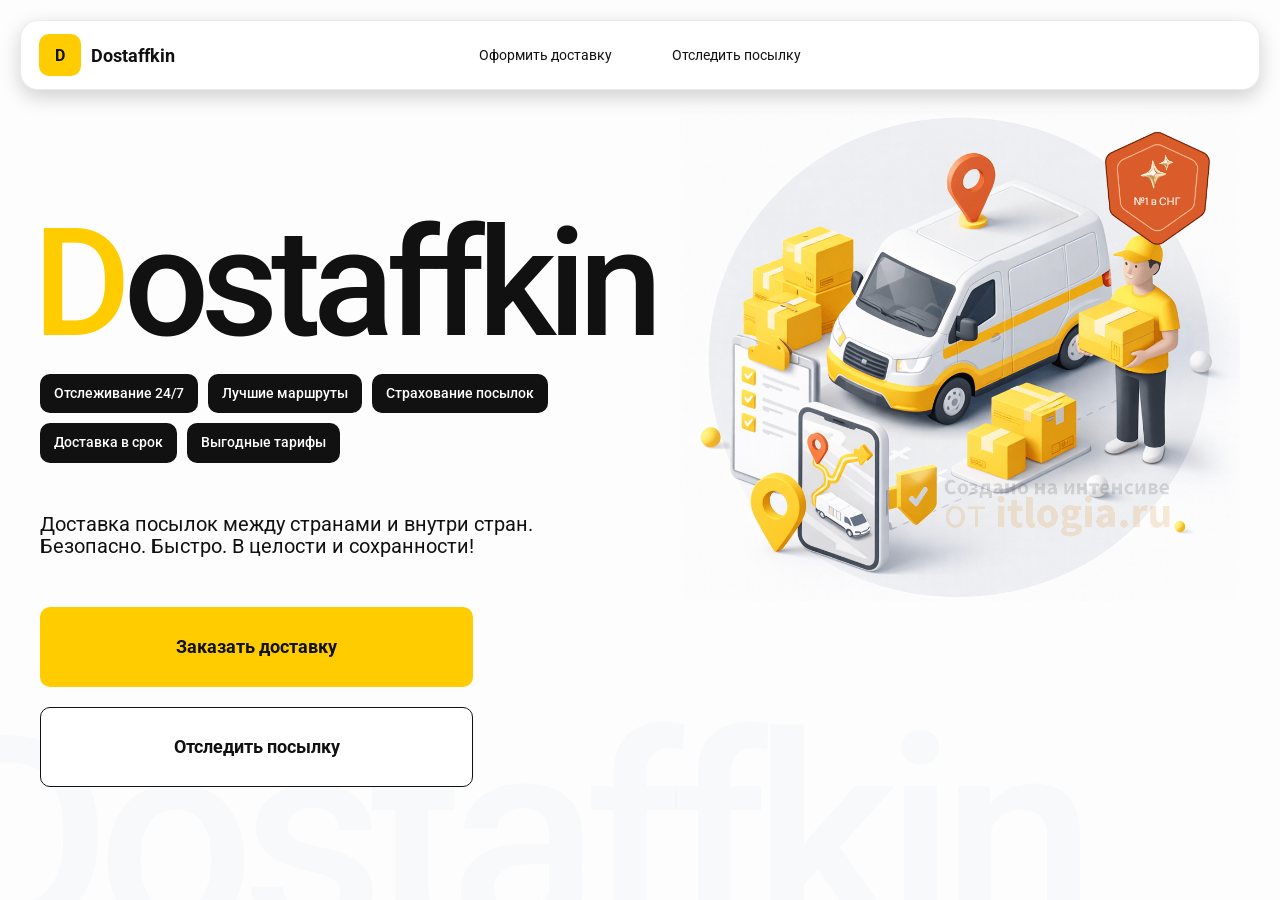
<file: index.html>
<!doctype html>
<html lang="ru">

<head>
    <meta charset="utf-8" />
    <meta name="viewport" content="width=device-width,initial-scale=1,maximum-scale=1,user-scalable=0" />
    <title>Dostaffkin — Доставка посылок между странами и внутри стран. Безопасно. Быстро. В целости и сохранности!
    </title>
    <link rel="stylesheet" href="styles/base.css" />
    <link rel="stylesheet" href="styles/base_adaptive.css" />
    <link rel="stylesheet" href="styles/index.css" />
    <link rel="stylesheet" href="styles/index_adaptive.css" />
</head>

<body>
    <div class="container">
        <header class="header">
            <a class="header-brand" href="#">
                <div class="header-logo">D</div>
                <div class="header-title">Dostaffkin</div>
            </a>
            <nav class="header-menu">
                <a class="header-link" href="order.html">Оформить <span>доставку</span></a>
                <a class="header-link" href="track.html">Отследить <span>посылку</span></a>
            </nav>
        </header>
        <main class="main">
            <section class="main-info">

                <div class="main-title">
                    <span>D</span>ostaffkin
                </div>
                <div class="main-features">
                    <div class="main-feature">Отслеживание 24/7</div>
                    <div class="main-feature">Лучшие маршруты</div>
                    <div class="main-feature">Страхование посылок</div>
                    <div class="main-feature">Доставка в срок</div>
                    <div class="main-feature">Выгодные тарифы</div>
                </div>
                <div class="main-description">
                    Доставка посылок между странами и внутри стран.
                    Безопасно. Быстро. В целости и сохранности!
                </div>
                <div class="main-actions">
                    <a class="button" type="button" href="./order.html">Заказать доставку</a>
                    <a class="button button-white" type="button" href="./track.html">Отследить посылку</a>
                </div>
            </section>
            <div class="main-title-ghost">Dostaffkin</div>
            <section class="main-image">
                <img src="images/main-image.png" alt="Main image" />
            </section>

        </main>

    </div>
    <script src="scripts/opder.js"></script>
</body>

</html>
</file>
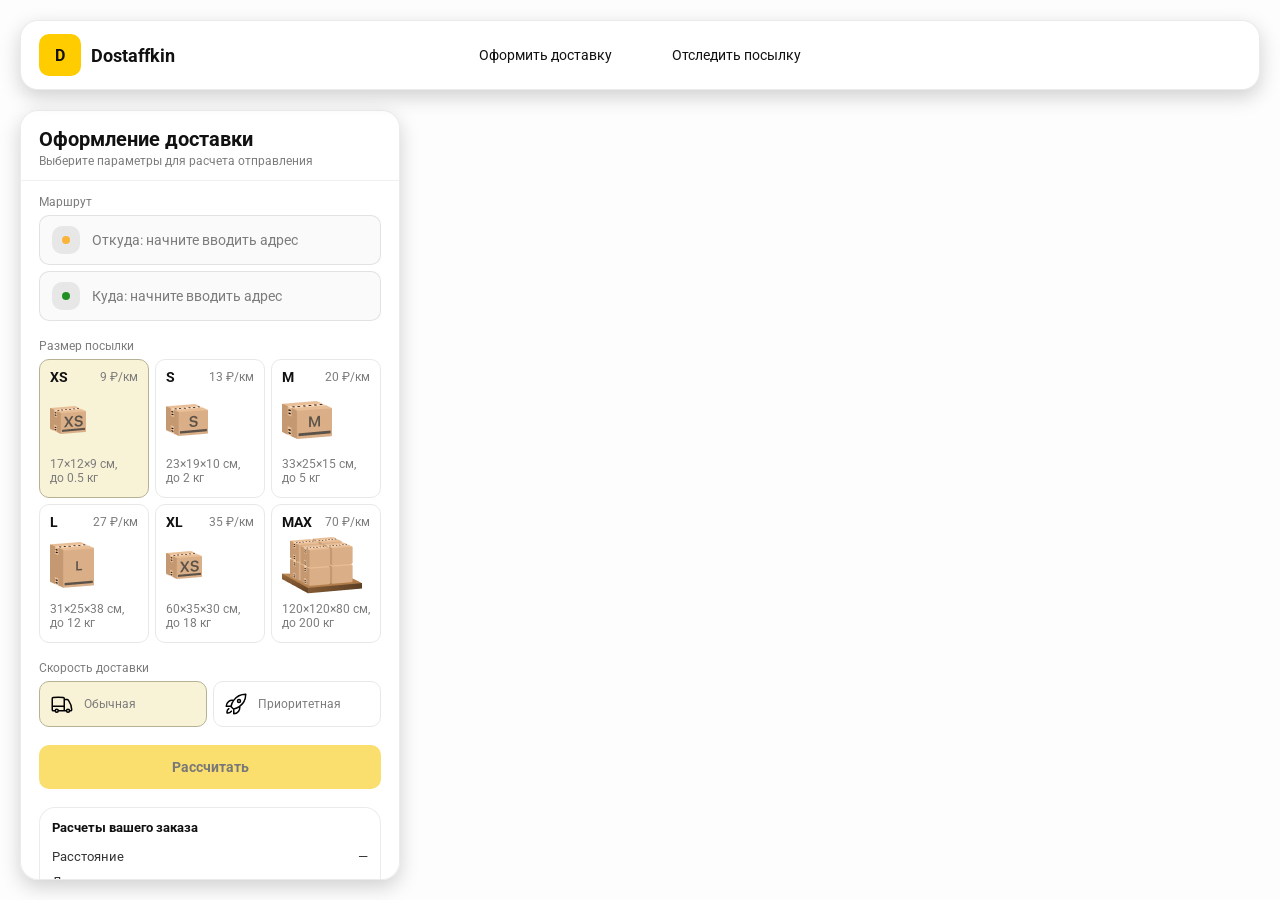
<file: order.html>
<!doctype html>
<html lang="ru">

<head>
    <meta charset="utf-8" />
    <meta name="viewport" content="width=device-width,initial-scale=1,maximum-scale=1,user-scalable=0" />
    <title>Оформление доставки</title>

    <link rel="stylesheet" href="styles/base.css" />
    <link rel="stylesheet" href="styles/base_adaptive.css" />

    <link rel="stylesheet" href="styles/order.css" />
    <link rel="stylesheet" href="styles/order_adaptive.css" />
    <script src="https://api-maps.yandex.ru/2.1/?lang=ru_RU&apikey=5700baed-db39-4a07-bbf8-b14170dfa727&suggest_apikey=41bac97f-b2bc-4ab2-bfc5-aec628b4d74f" type="text/javascript"></script>
</head>

<body>
    <!--  Key #1
5700baed-db39-4a07-bbf8-b14170dfa727 

Key #2
41bac97f-b2bc-4ab2-bfc5-aec628b4d74f
-->
    <div id="map"></div>
    <header class="header">
        <a class="header-brand" href="index.html">
            <div class="header-logo">D</div>
            <div class="header-title">Dostaffkin</div>
        </a>
        <nav class="header-menu">
            <a class="header-link" href="#">Оформить <span>доставку</span></a>
            <a class="header-link" href="track.html">Отследить <span>посылку</span></a>
        </nav>
    </header>
    <aside class="main" id="sidebar">

        <div class="main-header">
            <div class="main-title">Оформление доставки</div>
            <div class="main-text">Выберите параметры для расчета отправления</div>
        </div>
        <div class="main-content">
            <div class="main-route">
                <div class="main-block-title">Маршрут</div>
                <div class="main-fields">
                    <div class="main-field" id="fromField">
                        <div class="main-pin"></div>
                        <input id="from" placeholder="Откуда: начните вводить адрес" autocomplete="off" />
                        <div class="main-ac" id="fromAc" role="listbox" aria-label="Подсказки адресов"></div>
                    </div>

                    <div class="main-field" id="toField">
                        <div class="main-pin"></div>
                        <input id="to" placeholder="Куда: начните вводить адрес" autocomplete="off" />
                        <div class="main-ac" id="toAc" role="listbox" aria-label="Подсказки адресов"></div>
                    </div>
                </div>
            </div>
            <div class="main-package">
                <div class="main-block-title">Размер посылки</div>

                <div class="main-sizes">
                    <div class="main-size-card is-active" data-value="xs">
                        <div class="main-size-top">
                            <div class="main-size-label">XS</div>
                            <div class="main-size-rate">9 ₽/км</div>
                        </div>
                        <div class="main-size-media">
                            <img src="images/sizes/xs.png" alt="Короб XS" />
                        </div>
                        <div class="main-size-description">17×12×9 см,<br>до 0.5 кг</div>
                    </div>

                    <div class="main-size-card" data-value="s">
                        <div class="main-size-top">
                            <div class="main-size-label">S</div>
                            <div class="main-size-rate">13 ₽/км</div>
                        </div>
                        <div class="main-size-media">
                            <img src="images/sizes/s.png" alt="Короб S" />
                        </div>
                        <div class="main-size-description">23×19×10 см,<br>до 2 кг</div>
                    </div>

                    <div class="main-size-card" data-value="m">
                        <div class="main-size-top">
                            <div class="main-size-label">M</div>
                            <div class="main-size-rate">20 ₽/км</div>
                        </div>
                        <div class="main-size-media">
                            <img src="images/sizes/m.png" alt="Короб M" />
                        </div>
                        <div class="main-size-description">33×25×15 см,<br>до 5 кг</div>
                    </div>

                    <div class="main-size-card" data-value="l">
                        <div class="main-size-top">
                            <div class="main-size-label">L</div>
                            <div class="main-size-rate">27 ₽/км</div>
                        </div>
                        <div class="main-size-media">
                            <img src="images/sizes/l.png" alt="Короб L" />
                        </div>
                        <div class="main-size-description">31×25×38 см,<br>до 12 кг</div>
                    </div>

                    <div class="main-size-card" data-value="xl">
                        <div class="main-size-top">
                            <div class="main-size-label">XL</div>
                            <div class="main-size-rate">35 ₽/км</div>
                        </div>
                        <div class="main-size-media">
                            <img src="images/sizes/xl.png" alt="Короб XL" />
                        </div>
                        <div class="main-size-description">60×35×30 см,<br>до 18 кг</div>
                    </div>

                    <div class="main-size-card" data-value="max">
                        <div class="main-size-top">
                            <div class="main-size-label">MAX</div>
                            <div class="main-size-rate">70 ₽/км</div>
                        </div>
                        <div class="main-size-media main-size-media-palleta">
                            <img src="images/sizes/max.png" alt="Паллета" />
                        </div>
                        <div class="main-size-description">120×120×80 см,<br>до 200 кг</div>
                    </div>
                </div>
            </div>

            <div class="main-speed">
                <div class="main-block-title">Скорость доставки</div>

                <div class="main-speeds">
                    <div class="main-speed-card is-active" data-value="regular">
                        <img class="main-speed-media" src="images/icons/regular.svg" alt="Regular" />
                        <div class="main-speed-description">Обычная</div>
                    </div>
                    <div class="main-speed-card" data-value="fast">
                        <img class="main-speed-media" src="images/icons/fast.svg" alt="Fast" />
                        <div class="main-speed-description">Приоритетная</div>
                    </div>

                </div>
            </div>

            <div class="main-calculate-block">
                <button id="calc" class="button calculate-button" type="button" disabled>Рассчитать</button>
            </div>
            <div class="main-result" id="result">
                <div class="main-result-title">Расчеты вашего заказа</div>
                <div class="main-result-lines">
                    <div class="main-result-line"><span>Расстояние</span><span id="distanceValue">—</span></div>
                    <div class="main-result-line"><span>Доставим через</span><span id="durationValue">—</span></div>
                    <div class="main-result-line"><span>Тариф</span><span id="rateValue">—</span></div>
                </div>
                <div class="main-price">
                    <div class="main-price-label">Итого</div>
                    <div class="main-price-value" id="totalValue">—</div>
                </div>
            </div>
            <div class="main-order-box">
                <div class="main-order-form" id="orderForm">
                    <div class="main-order-title">Оформление доставки</div>
                    <div class="main-block-info-row">
                        <div class="main-block-title">Контакты</div>
                        <div class="order-fields">
                            <div class="main-field">
                                <input id="customerName" placeholder="Ваше имя" autocomplete="off" />
                            </div>
                            <div class="main-field">
                                <input id="customerPhone" placeholder="Ваш телефон" autocomplete="off"
                                    inputmode="tel" />
                            </div>
                        </div>
                    </div>
                    <div class="main-block-info-row extra-info">
                        <div class="main-block-title">Дополнительная информация</div>
                        <div class="main-field textarea">
                            <textarea id="comment" placeholder="Детали доставки и комментарии"></textarea>
                        </div>
                    </div>
                    <button id="submit" class="button main-submit-request" type="button" disabled>Отправить
                        заявку
                    </button>
                </div>

                <div class="main-order-success" id="orderSuccess">
                    <div class="main-success-icon">✓</div>
                    <div class="main-success-title">Заявка отправлена!</div>
                    <div class="main-success-title">Номер отправления – <span id="orderId"></span></div>
                    <div class="main-success-subtitle">Мы скоро свяжемся с вами</div>
                </div>
            </div>



        </div>

    </aside>
    <script src="scripts/opder.js"></script>
</body>

</html>
</file>
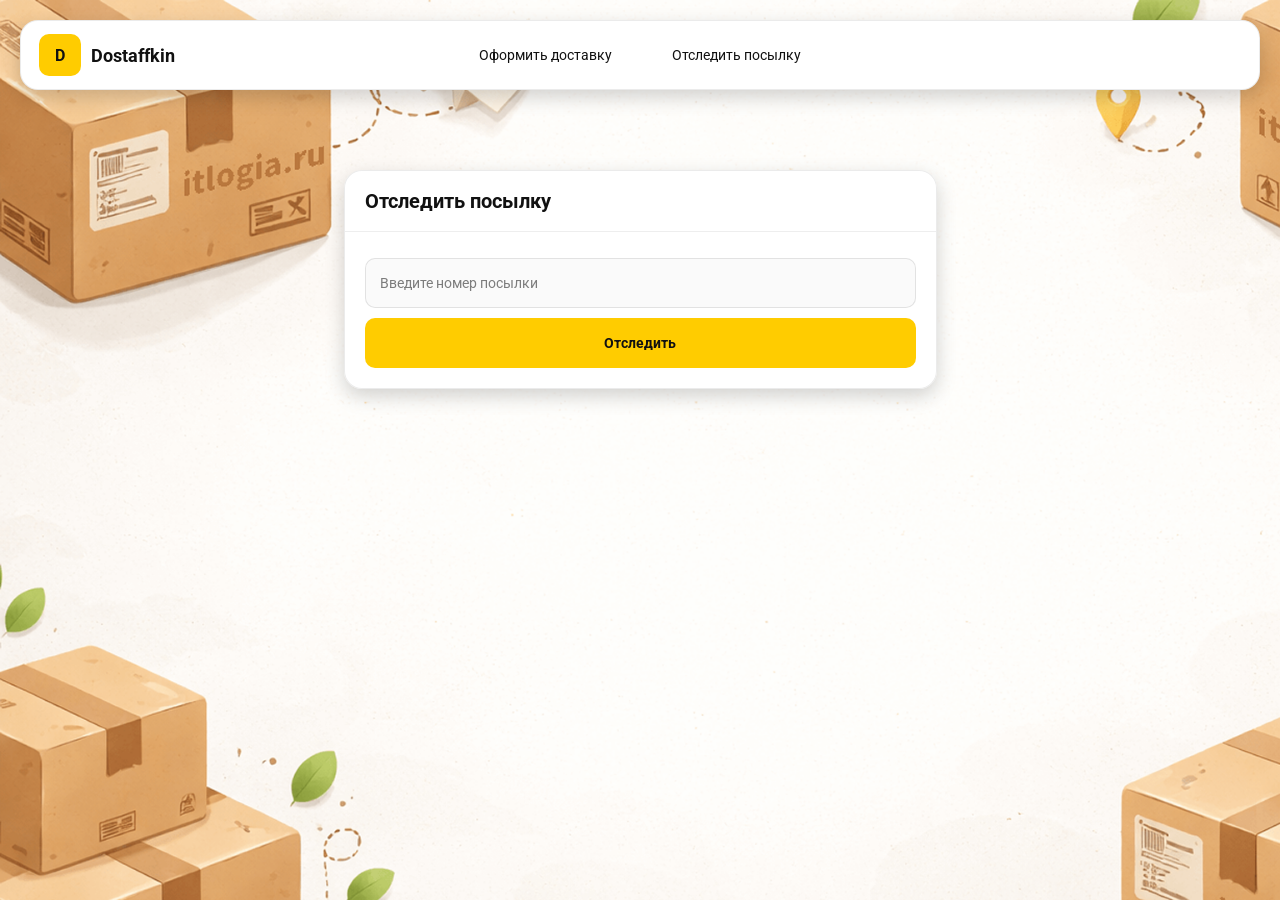
<file: track.html>
<!doctype html>
<html lang="ru">

<head>
    <meta charset="utf-8" />
    <meta name="viewport" content="width=device-width,initial-scale=1,maximum-scale=1,user-scalable=0" />
    <title>Отследить посылку</title>
    <link rel="stylesheet" href="styles/base.css" />
    <link rel="stylesheet" href="styles/base_adaptive.css" />

    <link rel="stylesheet" href="styles/track.css" />
    <link rel="stylesheet" href="styles/track_adaptive.css" />
</head>

<body>
    <div class="container">
        <header class="header">
            <a class="header-brand" href="index.html">
                <div class="header-logo">D</div>
                <div class="header-title">Dostaffkin</div>
            </a>
            <nav class="header-menu">
                <a class="header-link" href="order.html">Оформить <span>доставку</span></a>
                <a class="header-link" href="#">Отследить <span>посылку</span></a>
            </nav>
        </header>
        <main class="track-content">
            <section class="track-card track-search">
                <div class="track-title">Отследить посылку</div>
                <div class="track-action">
                    <div class="main-field track-field">
                        <input id="trackNumber" placeholder="Введите номер посылки" autocomplete="off" />
                    </div>
                    <button id="trackButton" class="button track-button" type="button">Отследить</button>
                </div>
            </section>
            <section class="track-card track-result" id="trackResult">
                <div class="track-result-header">
                    <div class="track-id" id="trackIdValue"></div>
                    <div class="track-routes">
                        <div class="track-route">
                            <div class="track-route-pin">
                                <svg xmlns="http://www.w3.org/2000/svg" fill="none" viewBox="0 0 24 24"
                                    stroke-width="1.5" stroke="orange" class="size-6">
                                    <path stroke-linecap="round" stroke-linejoin="round"
                                        d="M15 10.5a3 3 0 1 1-6 0 3 3 0 0 1 6 0Z" />
                                    <path stroke-linecap="round" stroke-linejoin="round"
                                        d="M19.5 10.5c0 7.142-7.5 11.25-7.5 11.25S4.5 17.642 4.5 10.5a7.5 7.5 0 1 1 15 0Z" />
                                </svg>
                            </div>
                            <div class="track-route-address" id="trackFromValue">
                                Откуда: Москва, улица Арбат, 1
                            </div>
                        </div>
                        <div class="track-route track-route-arrow">
                            <svg xmlns="http://www.w3.org/2000/svg" fill="none" viewBox="0 0 24 24" stroke-width="1.5"
                                stroke="currentColor" class="size-6">
                                <path stroke-linecap="round" stroke-linejoin="round"
                                    d="M19.5 13.5 12 21m0 0-7.5-7.5M12 21V3" />
                            </svg>
                        </div>
                        <div class="track-route">
                            <div class="track-route-pin">
                                <svg xmlns="http://www.w3.org/2000/svg" fill="none" viewBox="0 0 24 24"
                                    stroke-width="1.5" stroke="green" class="size-6">
                                    <path stroke-linecap="round" stroke-linejoin="round"
                                        d="M15 10.5a3 3 0 1 1-6 0 3 3 0 0 1 6 0Z" />
                                    <path stroke-linecap="round" stroke-linejoin="round"
                                        d="M19.5 10.5c0 7.142-7.5 11.25-7.5 11.25S4.5 17.642 4.5 10.5a7.5 7.5 0 1 1 15 0Z" />
                                </svg>
                            </div>
                            <div class="track-route-address" id="trackToValue">
                                Куда: Минск, проспект Независимости, 58
                            </div>
                        </div>
                    </div>
                </div>
                <div class="track-info">
                    <div class="track-status-title">Статус данной посылки:</div>
                    <div class="track-status-list" id="trackStatusList">


                    </div>
                </div>
            </section>


        </main>
    </div>
        <script src="scripts/track.js"></script>
</body>

</html>
</file>
<file: styles/base.css>
*, *::before, *::after {
    box-sizing: border-box;
}
html, body {
    margin: 0;
    color: #111111;
    font-family: "Roboto", sans-serif;
}

body {
    background: #FDFDFD;
}

@font-face {
    font-family: "Roboto";
    src: url("../fonts/Roboto-Regular.ttf");
    font-weight: normal;
}

@font-face {
    font-family: "Roboto";
    src: url("../fonts/Roboto-Bold.ttf");
    font-weight: bold;
}

@font-face {
    font-family: "Roboto";
    src: url("../fonts/Roboto-Medium.ttf");
    font-weight: 500;
}

.header {
    border-radius: 18px;
    box-shadow: 0 7px 20px 0 #0000002E;
    backdrop-filter: blur(10px);
    background: #ffffff;
    left: 20px;
    border: 1px solid rgba(0, 0, 0, 0.08);
    position: fixed;
    right: 20px;
    top: 20px;
    padding: 14px 18px;
    height: 70px;
    display: flex;
    align-items: center;
    z-index: 6;
}
.header-brand {
    display: flex;
    align-items: center;
    text-decoration: none;
    gap: 10px;
}

.header-logo {
    width: 42px;
    height: 42px;
    border-radius: 10px;
    background: #FFCC00;
    display: grid;
    place-items: center;
    font-weight: bold;
    color: #111;
}

.header-title {
    font-size: 18px;
    font-weight: bold;
    color: #111111;
    text-decoration: none;
}
.header-menu {
    display: flex;
    align-items: center;
    gap: 60px;
    margin: 0;
    position: absolute;
    left: 50%;
    transform: translateX(-50%);
}

.header-link {
    font-size: 14px;
    color: #111111;
    text-decoration: none;
}
.button {
    border: 0;
    outline: none;
    height: 44px;
    border-radius: 10px;
    font-size: 14px;
    font-weight: bold;
    cursor: pointer;
    font-family: inherit;
    transition: transform .08s ease, opacity .12s ease;
    background: #ffcc00;
    color: #111111;
    text-align: center;
    text-decoration: none;
}

.button:hover {
    background-color: #E5BC19;
}

.button:disabled {
    cursor: not-allowed;
    background-color: #FADE6E;
    color: #787878;
    transform: none;
}

.button.button-white {
    background: #ffffff;
    border: 1px solid #111111;
}

.button.button-white:hover {
    background: rgb(241 241 241);
}

.main-field {
    display: flex;
    align-items: center;
    margin-top: 6px;
    gap: 10px;
    border: 1px solid #1111111A;
    background: #FAFAFA;
    border-radius: 10px;
    padding: 10px 12px;
    position: relative;
    box-sizing: border-box;
    height: 50px;
}

.main-field.textarea {
    height: auto;
}

.main-pin {
    width: 28px;
    height: 28px;
    border-radius: 10px;
    background: rgba(17, 17, 17, 0.08);
    display: grid;
    place-items: center;
    flex: 0 0 auto;
    position: relative;
}

.main-pin::before {
    content: "";
    width: 8px;
    height: 8px;
    border-radius: 999px;
    background: orange;
    opacity: .75;
    display: block;
}

.main-field:last-child .main-pin::before {
    background: green;
    opacity: .85;
}

input, textarea {
    width: 100%;
    border: 0;
    outline: none;
    background: transparent;
    font-size: 14px;
    color: #111111;
    font-family: inherit;
}

textarea {
    resize: vertical;
    min-height: 72px;
    padding: 2px 0;
}

input::placeholder, textarea::placeholder {
    color: #7C7C7C;
}

.main-field:focus-within {
    border-color: rgba(0, 0, 0, 0.20);
    box-shadow: 0 0 0 4px rgba(255, 204, 0, 0.35);
    background: rgba(255, 255, 255, 0.75);
}
</file>
<file: styles/base_adaptive.css>
@media (max-width: 767px) {
    .header {
        left: 10px;
        right: 10px;
        top: 10px;
    }

    .header-link span {
        display: none;
    }

    .header-menu {
        gap: 20px;
        justify-content: flex-start;
        margin: 0 0 0 30px;
        position: static;
        transform: none;
    }
}

@media (max-width: 420px) {
    .header-title {
        display: none;
    }
}

@media (max-width: 374px) {
    .header-menu {
        gap: 10px;
        margin: 0 0 0 10px;
    }
}
</file>
<file: styles/index.css>
.container {
    overflow: hidden;
    min-height: 100vh;
}
.main {
    padding: 111px 40px 40px;
    position: relative;
    display: flex;
}
.main-info {
    max-width: 840px;
    width: 100%;
    position: relative;
}
.main-title {
    margin-top: 98px;
    font-weight: 500;
    font-size: 200px;
    line-height: 1;
    letter-spacing: -0.05em;
    color: #111111;
    left: -15px;
    position: relative;
}

.main-title span {
    color: #ffcc00;
}
.main-features {
    margin-top: 15px;
    display: flex;
    flex-wrap: wrap;
    gap: 10px;
}

.main-feature {
    background: #111111;
    color: #ffffff;
    padding: 12px 14px;
    font-weight: 500;
    font-size: 14px;
    line-height: 1.1;
    border-radius: 10px;
}
.main-description {
    margin-top: 50px;
    max-width: 500px;
    font-size: 20px;
    line-height: 1.1;
    color: #111111;
}
.main-actions {
    margin-top: 50px;
    display: flex;
    flex-direction: column;
    gap: 20px;
}

.main-actions .button {
    height: 80px;
    width: 433px;
    font-size: 18px;
    font-weight: bold;
    place-items: center;
    display: grid;
}
.main-title-ghost {
    position: absolute;
    z-index: -1;
    left: -70px;
    bottom: -150px;
    font-weight: 500;
    font-size: 278px;
    line-height: 1;
    letter-spacing: -0.05em;
    color: #ECEDF04D;
}
.main-image {
    width: 1024px;
    top: 100px;
    z-index: -2;
}

.main-image img {
    width: 100%;
    max-width: 1024px;
    height: auto;
    display: block;
}
</file>
<file: styles/index_adaptive.css>
@media (max-width: 1760px) {
    .main-title {
        font-size: 150px;
        left: -7px;
    }

    .main-info {
        max-width: 640px;
    }
}
@media (max-width: 1200px) {
    .main-info {
        max-width: 540px;
    }

    .main {
        padding: 111px 20px 20px;
    }

    .main-title {
        font-size: 120px;
        left: -4px;
    }

    .main-title-ghost {
        font-size: 220px;
    }
}
@media (max-width: 1024px) {
    .main-title {
        margin-top: 30px;
    }

    .main {
        flex-direction: column-reverse;
    }

    .main-image {
        max-width: 350px;
        position: absolute;
        left: 370px;
        top: 370px;
    }

    .main-info {
        max-width: 100%;
    }

    .main-actions {
        gap: 10px;
    }

    .main-actions .button {
        height: 50px;
        font-size: 14px;
        width: auto;
        max-width: 300px;
    }

    .main-description {
        max-width: 350px;
    }
}
@media (max-width: 570px) {
    .main-title {
        font-size: 88px;
    }

    .main-description {
        max-width: 100%
    }

    .main-actions {
       width: 100%;
    }

    .main-actions .button {
        width: 100%;
        max-width: 100%
    }

    .main-image {
        max-width: 650px;
        position: absolute;
        left: 170px;
        top: 70px;
        opacity: 0.2;
    }
}
@media (max-width: 400px) {
    .main-title {
        font-size: 70px;
    }
}
</file>
<file: styles/order.css>
#map {
    position: fixed;
    inset: 0;
}
.main {
    border-radius: 18px;
    box-shadow: 0 7px 20px 0 #0000002E;
    backdrop-filter: blur(10px);
    background: rgba(255, 255, 255, 0.96);
    left: 20px;
    border: 1px solid rgba(0, 0, 0, 0.08);
    position: fixed;
    top: 110px;
    bottom: 20px;
    width: 380px;
    display: flex;
    flex-direction: column;
    overflow: hidden;
    z-index: 5;
}
.main-header {
    padding: 18px 18px 12px 18px;
    border-bottom: 1px solid rgba(0, 0, 0, 0.06);
    display: flex;
    flex-direction: column;
}

.main-title {
    font-size: 20px;
    line-height: 100%;
    font-weight: bold;
}

.main-text {
    font-size: 12px;
    margin-top: 5px;
    color: #7C7C7C;
}
.main-content {
    padding: 14px 18px 18px 18px;
    overflow: auto;
    scrollbar-width: none;
    display: flex;
    flex-direction: column;
    gap: 18px;
    flex: 1;
}
.main-block-title {
    font-size: 12px;
    color: #7C7C7C;
}

.main-route .main-block-title,
.main-package .main-block-title {
    margin-bottom: 6px;
}


.main-sizes {
    display: grid;
    gap: 6px;
    grid-template-columns: repeat(3, 1fr);
}

.main-size-card {
    border: 1px solid #E8E8E7;
    background: #FFFFFF;
    border-radius: 10px;
    padding: 10px;
    cursor: pointer;
    user-select: none;
    transition: transform .08s ease, border-color .12s ease, background .12s ease;
    min-height: 139px;
}

.main-size-card:hover {
    transform: translateY(-1px);
}

.main-size-card.is-active {
    background-color: #F8F2D6;
    border-color: #B7B196;
}

.main-size-top {
    display: flex;
    align-items: center;
    justify-content: space-between;
}

.main-size-label {
    font-weight: bold;
    font-size: 14px;
    color: #111111;
    line-height: 100%;
}

.main-size-rate {
    font-size: 12px;
    color: #7C7C7C;
    line-height: 100%;
}

.main-size-media {
    margin-top: 8px;
    height: 57px;
}

.main-size-description {
    margin-top: 8px;
    font-size: 12px;
    color: #7C7C7C;
    line-height: 1.2;
}
.calculate-button {
    width: 100%;
}
.main-result {
    border: 1px solid rgba(0, 0, 0, 0.08);
    background: rgba(255, 255, 255, 0.75);
    border-radius: 16px;
    padding: 12px;
    line-height: 1.25;
}

.main-result-title {
    font-weight: bold;
    font-size: 13px;
    color: #111111;
    margin-bottom: 13px;
}

.main-result-lines {
    gap: 8px;
    display: flex;
    flex-direction: column;
}

.main-result-line {
    font-size: 13px;
    color: rgba(17, 17, 17, 0.85);
    display: flex;
    justify-content: space-between;
}

.main-price {
    margin-top: 18px;
    padding-top: 10px;
    border-top: 1px dashed rgba(0, 0, 0, 0.12);
    display: flex;
    align-items: baseline;
    justify-content: space-between;
}

.main-price-label {
    font-size: 12px;
    color: rgba(17, 17, 17, 0.55);
}

.main-price-value {
    font-size: 20px;
    font-weight: bold;
    color: #111111;
    letter-spacing: -0.3px;
}
.main-order-box {
    background: #ffffff;
    border: 1px solid #E8E8E7;
    border-radius: 10px;
    padding: 12px;
}

.main-order-title {
    margin-bottom: 8px;
    font-weight: bold;
    font-size: 14px;
    color: #111111;
}

.main-block-info {
    display: flex;
    flex-direction: column;
    gap: 6px;
}

.order-fields {
    display: grid;
    grid-template-columns: 1fr 1fr;
    column-gap: 10px;
    margin-top: 6px;
}

.main-block-info-row.extra-info {
    display: block;
    margin-top: 13px;
}

.main-submit-request {
    width: 100%;
    margin-top: 6px;
}

.main-order-success {
    display: none;
    text-align: center;
    padding: 22px 12px;
    gap: 12px;
}

.main-order-success.is-visible {
    display: flex;
    flex-direction: column;
    align-items: center;
}

.main-success-icon {
    width: 56px;
    height: 56px;
    border-radius: 50%;
    background: #16a34a;
    color: #ffffff;
    display: grid;
    place-items: center;
    font-size: 30px;
}

.main-success-title {
    font-size: 14px;
    font-weight: bold;
    color: #111111;
}

.main-success-subtitle {
    font-size: 12px;
    color: rgba(17, 17, 17, 0.55);
    line-height: 1.3;
}
.main-speed .main-block-title {
    margin-bottom: 6px;
}

.main-speeds {
    display: grid;
    gap: 6px;
    grid-template-columns: repeat(2, 1fr);
}

.main-speed-card {
    border: 1px solid #E8E8E7;
    background: #FFFFFF;
    border-radius: 10px;
    padding: 10px;
    cursor: pointer;
    user-select: none;
    transition: transform .08s ease, border-color .12s ease, background .12s ease;
    display: flex;
    align-items: center;
    gap: 10px;
}

.main-speed-card:hover {
    transform: translateY(-1px);
}

.main-speed-card.is-active {
    background-color: #F8F2D6;
    border-color: #B7B196;
}

.main-speed-description {
    font-size: 12px;
    color: #7C7C7C;
    line-height: 1.2;
}
</file>
<file: styles/order_adaptive.css>
@media (max-width: 767px) {
    .main {
        left: 10px;
        right: 10px;
        top: 50%;
        bottom: 12px;
        width: auto;
        max-width: none;
    }
}

@media (max-width: 420px) {
    .main-sizes {
        grid-template-columns: repeat(2, 1fr);
    }
}
</file>
<file: styles/track.css>
.container {
    background: #F4F4F4 url("../images/track-bg.png");
    background-size: cover;
    min-height: 100vh;
    padding: 170px 0 50px 0;
}
.track-content {
    width: 593px;
    margin: 0 auto;
}
.track-card {
    width: 100%;
    border-radius: 18px;
    box-shadow: 0 7px 20px 0 #0000002E;
    backdrop-filter: blur(10px);
    background: rgba(255, 255, 255, 0.96);
    border: 1px solid rgba(0, 0, 0, 0.08);
}

.track-title {
    font-size: 20px;
    line-height: 100%;
    font-weight: bold;
    border-bottom: 1px solid #EEEEEE;
    padding: 20px;
}

.track-action {
    padding: 20px;
}

.track-button {
    width: 100%;
    height: 50px;
}

.track-field {
    margin-bottom: 10px;
}

.track-result {
    margin-top: 5px;
    display: none;
}

.track-result.is-visible {
    display: block;
}

.track-result-header {
    font-weight: bold;
    font-size: 14px;
    color: #111111;
    padding: 20px;
    border-bottom: 1px solid #EEEEEE;
}

.track-id {
    margin-bottom: 12px;
    font-size: 20px;
}

.track-routes {
    display: flex;
    flex-direction: column;
    gap: 10px;
    font-weight: normal;
}

.track-route {
    display: flex;
    align-items: center;
    gap: 10px;
}

.track-route-pin {
    width: 24px;
    height: 24px;
    flex-shrink: 0;
}

.track-route-arrow {
    padding: 15px 0;
    width: 24px;
    height: 24px;
}

.track-info {
    padding: 20px;
}

.track-status {
    display: flex;
    align-items: center;
    font-size: 12px;
    gap: 10px;
}

.track-status-title {
    font-size: 14px;
    color: #111111;
    margin-bottom: 20px;
}

.track-status-list {
    display: flex;
    flex-direction: column;
    gap: 15px;
}

.track-status-icon {
    width: 40px;
    height: 40px;
    border-radius: 50%;
    background: rgba(17, 17, 17, 0.08);
    display: grid;
    place-items: center;
    flex: 0 0 auto;
}

.track-status.created .track-status-icon {
    background-color: #F1CB00;
}

.track-status.in-way .track-status-icon {
    background-color: #F08A11;
}

.track-status.ready .track-status-icon {
    background-color: #A35D0A;
}

.track-status.done .track-status-icon {
    background-color: #37C93B;
}

.track-status-text {
    display: flex;
    align-items: center;
    justify-content: space-between;
    color: #111111;
    font-size: 12px;
    flex: 1;
}

.track-status-date {
    color: rgba(17, 17, 17, 0.55);
}
</file>
<file: styles/track_adaptive.css>
@media (max-width: 767px) {
    .container {
        padding: 130px 0 50px 0;
    }

    .track-content {
        width: 100%;
        padding-left: 10px;
        padding-right: 10px;
    }

    .track-result-header {
        padding: 20px;
    }
}
</file>
